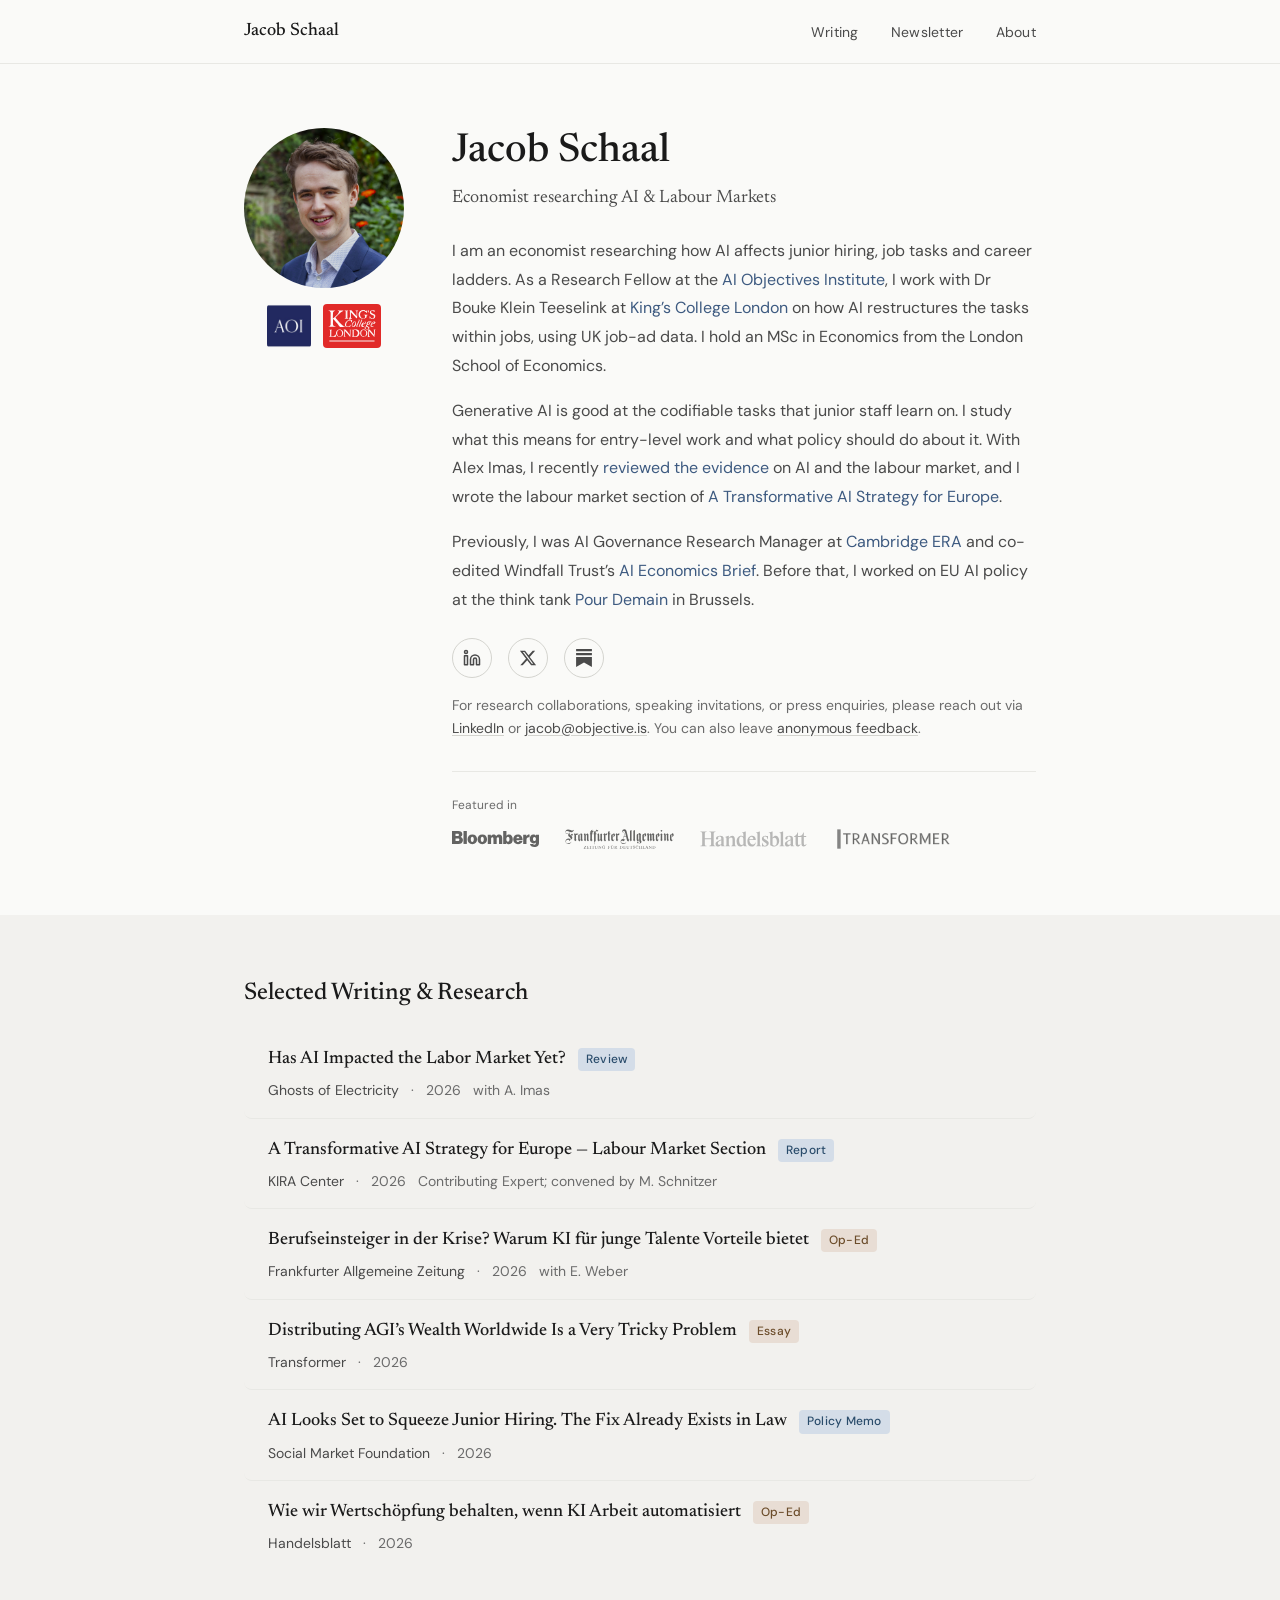
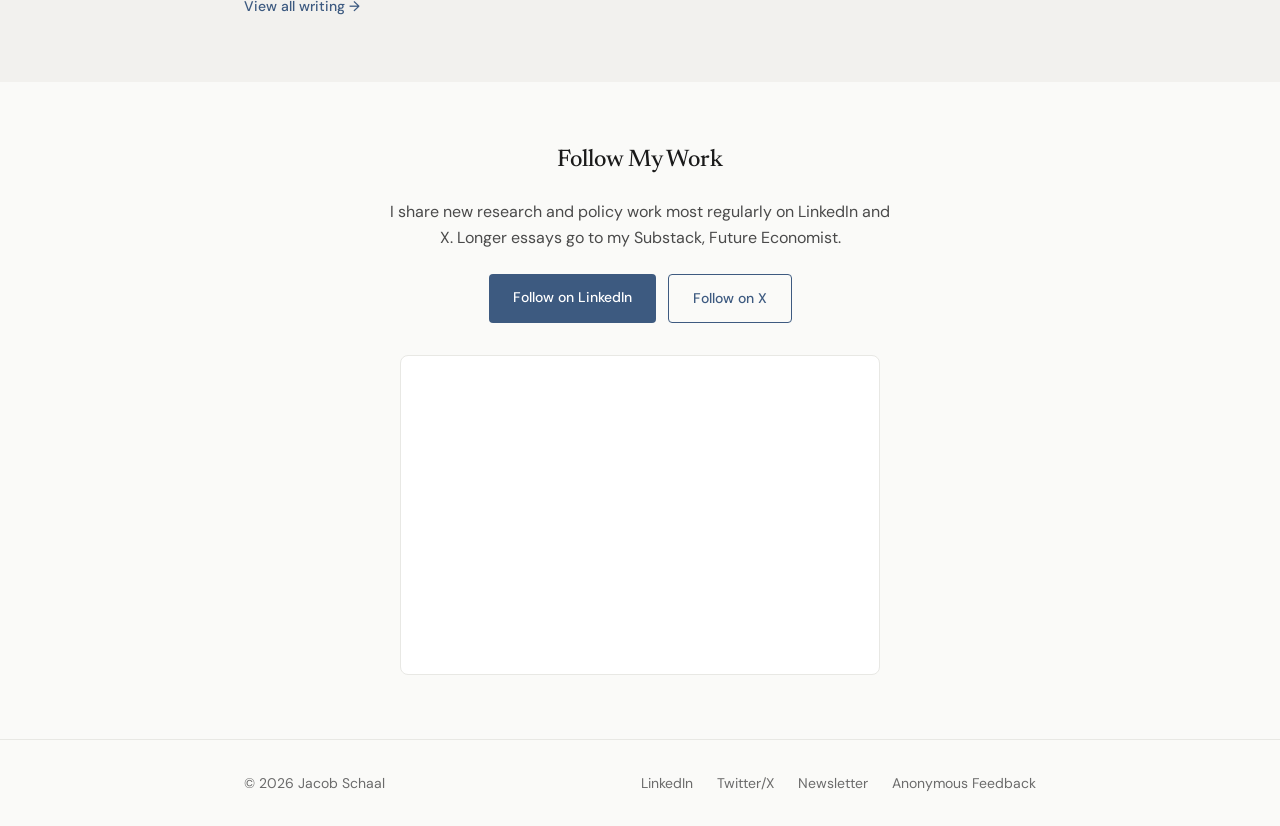
<file: index.html>
<!DOCTYPE html>
<html lang="en">
<head>
  <meta charset="UTF-8">
  <meta name="viewport" content="width=device-width, initial-scale=1.0">
  <meta name="description" content="Jacob Schaal is an economist researching how AI affects junior hiring and job tasks, at the AI Objectives Institute and King's College London.">
  <title>Jacob Schaal — Economist, AI &amp; Labour Markets</title>
  <meta property="og:type" content="profile">
  <meta property="og:title" content="Jacob Schaal — Economist, AI &amp; Labour Markets">
  <meta property="og:description" content="Researching how AI affects junior hiring and job tasks, at the AI Objectives Institute and King's College London.">
  <meta property="og:url" content="https://jacobschaal.com/">
  <meta property="og:image" content="https://jacobschaal.com/assets/photo/portrait.jpg">
  <meta name="twitter:card" content="summary">
  <meta name="twitter:site" content="@FutureEconJacob">
  <script type="application/ld+json">
  {
    "@context": "https://schema.org",
    "@type": "Person",
    "name": "Jacob Schaal",
    "url": "https://jacobschaal.com/",
    "image": "https://jacobschaal.com/assets/photo/portrait.jpg",
    "jobTitle": "Economist",
    "description": "Economist researching how AI affects junior hiring, job tasks and career ladders.",
    "affiliation": [
      { "@type": "Organization", "name": "AI Objectives Institute", "url": "https://ai.objectives.institute/" },
      { "@type": "CollegeOrUniversity", "name": "King's College London", "url": "https://www.kcl.ac.uk/" }
    ],
    "alumniOf": [
      { "@type": "CollegeOrUniversity", "name": "London School of Economics and Political Science" },
      { "@type": "CollegeOrUniversity", "name": "Ludwig-Maximilians-Universität München" }
    ],
    "knowsAbout": ["Economics of artificial intelligence", "Labour economics", "AI governance"],
    "sameAs": [
      "https://www.linkedin.com/in/jacobschaal",
      "https://x.com/FutureEconJacob",
      "https://futureecon.substack.com/"
    ]
  }
  </script>
  <link rel="stylesheet" href="css/tokens.css">
  <link rel="stylesheet" href="css/base.css">
  <link rel="stylesheet" href="css/components.css">
  <link rel="stylesheet" href="css/responsive.css">
  <link rel="canonical" href="https://jacobschaal.com/" />
</head>
<body>

  <!-- Navigation -->
  <nav class="nav" role="navigation" aria-label="Main navigation">
    <div class="container nav__inner">
      <a href="/" class="nav__logo">Jacob Schaal</a>
      <button class="nav__toggle" aria-label="Toggle menu" aria-expanded="false">
        <span class="nav__toggle-bar"></span>
        <span class="nav__toggle-bar"></span>
        <span class="nav__toggle-bar"></span>
      </button>
      <ul class="nav__links">
        <li><a href="/writing/">Writing</a></li>
        <li><a href="https://futureecon.substack.com/" target="_blank" rel="noopener">Newsletter</a></li>
        <li><a href="/about/">About</a></li>
      </ul>
    </div>
  </nav>

  <!-- Section 1: Hero -->
  <section id="hero" class="hero">
    <div class="container hero__inner">
      <div class="hero__aside">
        <div class="hero__photo">
          <img src="assets/photo/portrait.jpg" alt="Jacob Schaal">
        </div>
        <div class="hero__affiliations">
          <a href="https://ai.objectives.institute/" target="_blank" rel="noopener" title="AI Objectives Institute, Research Fellow">
            <img src="assets/logos/aoi.png" alt="AI Objectives Institute">
          </a>
          <a href="https://www.kcl.ac.uk/" target="_blank" rel="noopener" title="King's College London, Research Assistant">
            <img src="assets/logos/kcl.svg" alt="King's College London">
          </a>
        </div>
      </div>
      <div class="hero__content">
        <h1 class="hero__name">Jacob Schaal</h1>
        <p class="hero__tagline">Economist researching AI &amp; Labour Markets</p>
        <div class="hero__bio">

          <p>I am an economist researching how AI affects junior hiring, job tasks
          and career ladders. As a Research Fellow at the
          <a href="https://ai.objectives.institute/" target="_blank" rel="noopener">AI Objectives Institute</a>,
          I work with Dr Bouke Klein Teeselink at
          <a href="https://www.kcl.ac.uk/" target="_blank" rel="noopener">King&rsquo;s College London</a>
          on how AI restructures the tasks within jobs, using UK job-ad data. I hold an MSc in Economics from the London School of Economics.</p>

          <p>Generative AI is good at the codifiable tasks that junior staff learn on. I study
          what this means for entry-level work and what policy should do about it. With Alex Imas, I recently
          <a href="https://aleximas.substack.com/p/has-ai-impacted-the-labor-market" target="_blank" rel="noopener">reviewed the evidence</a>
          on AI and the labour market, and I wrote the labour market section of
          <a href="https://transformative-ai.eu/" target="_blank" rel="noopener">A Transformative AI Strategy for Europe</a>.</p>

          <p>Previously, I was AI Governance Research Manager at
          <a href="https://www.erafellowship.org/" target="_blank" rel="noopener">Cambridge ERA</a> and
          co-edited Windfall Trust&rsquo;s
          <a href="https://windfalltrust.substack.com/s/ai-economics-brief" target="_blank" rel="noopener">AI Economics Brief</a>.
          Before that, I worked on EU AI policy at the think tank
          <a href="https://www.pourdemain.ngo/en" target="_blank" rel="noopener">Pour Demain</a> in Brussels.</p>
        </div>
        <div class="hero__social">
          <a href="https://www.linkedin.com/in/jacobschaal" aria-label="LinkedIn" target="_blank" rel="noopener">
            <svg viewBox="0 0 24 24" fill="none" stroke="currentColor" stroke-width="2" stroke-linecap="round" stroke-linejoin="round"><path d="M16 8a6 6 0 0 1 6 6v7h-4v-7a2 2 0 0 0-2-2 2 2 0 0 0-2 2v7h-4v-7a6 6 0 0 1 6-6z"/><rect x="2" y="9" width="4" height="12"/><circle cx="4" cy="4" r="2"/></svg>
          </a>
          <a href="https://x.com/FutureEconJacob" aria-label="Twitter/X" target="_blank" rel="noopener">
            <svg viewBox="0 0 24 24" fill="currentColor"><path d="M18.244 2.25h3.308l-7.227 8.26 8.502 11.24H16.17l-5.214-6.817L4.99 21.75H1.68l7.73-8.835L1.254 2.25H8.08l4.713 6.231zm-1.161 17.52h1.833L7.084 4.126H5.117z"/></svg>
          </a>
          <a href="https://futureecon.substack.com/" aria-label="Substack" target="_blank" rel="noopener">
            <svg viewBox="0 0 24 24" fill="currentColor"><path d="M22.539 8.242H1.46V5.406h21.08zM1.46 10.812V24L12 18.11 22.54 24V10.812zM22.54 0H1.46v2.836h21.08z"/></svg>
          </a>
        </div>
        <p class="hero__contact">For research collaborations, speaking invitations, or press enquiries, please reach out via <a href="https://www.linkedin.com/in/jacobschaal" target="_blank" rel="noopener">LinkedIn</a> or <a href="#" class="js-email" data-name="jacob" data-domain="objective.is">jacob [at] objective [dot] is</a>. You can also leave <a href="https://admonymous.co/jacobsch" target="_blank" rel="noopener">anonymous feedback</a>.</p>
        <div class="hero__featured">
          <p class="hero__featured-label">Featured in</p>
          <div class="logo-bar logo-bar--compact">
            <a class="logo-bar__item logo-bar__item--wordmark" href="https://www.bloomberg.com/news/articles/2026-08-16/landing-your-first-job-is-getting-more-expensive-in-the-uk" aria-label="Bloomberg" target="_blank" rel="noopener">
              <img src="assets/logos/bloomberg.svg" alt="Bloomberg" onerror="this.style.display='none';this.nextElementSibling.style.display='inline-block';">
              <span class="logo-bar__text" style="display:none;">Bloomberg</span>
            </a>
            <a class="logo-bar__item logo-bar__item--script" href="https://www.faz.net/pro/digitalwirtschaft/zukunft-der-arbeit/arbeitsmarkt-deutschland-muss-auf-automatisierung-von-einstiegsstellen-reagieren-110757587.html" aria-label="Frankfurter Allgemeine Zeitung" target="_blank" rel="noopener">
              <img src="assets/logos/faz-wordmark.svg" alt="FAZ" onerror="this.style.display='none';this.nextElementSibling.style.display='inline-block';">
              <span class="logo-bar__text" style="display:none;">FAZ</span>
            </a>
            <a class="logo-bar__item logo-bar__item--wordmark" href="https://www.handelsblatt.com/meinung/gastbeitraege/gastkommentar-wie-wir-wertschoepfung-behalten-wenn-ki-arbeit-automatisiert-1/100185402.html" aria-label="Handelsblatt" target="_blank" rel="noopener">
              <img src="assets/logos/handelsblatt.svg" alt="Handelsblatt" onerror="this.style.display='none';this.nextElementSibling.style.display='inline-block';">
              <span class="logo-bar__text" style="display:none;">Handelsblatt</span>
            </a>
            <a class="logo-bar__item logo-bar__item--script" href="https://www.transformernews.ai/p/distributing-agi-wealth-worldwide-difficult" aria-label="Transformer" target="_blank" rel="noopener">
              <img src="assets/logos/transformer.png" alt="Transformer" onerror="this.style.display='none';this.nextElementSibling.style.display='inline-block';">
              <span class="logo-bar__text" style="display:none;">Transformer</span>
            </a>
          </div>
        </div>
      </div>
    </div>
  </section>

  <!-- Section 4: Selected Writing & Research -->
  <section id="writing" class="section--alt">
    <div class="container">
      <h2>Selected Writing &amp; Research</h2>
      <div class="writing-list">

        <a class="writing-item" href="https://aleximas.substack.com/p/has-ai-impacted-the-labor-market" target="_blank" rel="noopener">
          <div class="writing-item__header">
            <span class="writing-item__title">Has AI Impacted the Labor Market Yet?</span>
            <span class="tag tag--policy-analysis">Review</span>
          </div>
          <div class="writing-item__meta">
            <span class="writing-item__venue">Ghosts of Electricity</span>
            <span class="writing-item__date">&middot;</span>
            <span class="writing-item__date">2026</span>
            <span class="writing-item__coauthors">with A. Imas</span>
          </div>
        </a>

        <a class="writing-item" href="https://transformative-ai.eu/" target="_blank" rel="noopener">
          <div class="writing-item__header">
            <span class="writing-item__title">A Transformative AI Strategy for Europe &mdash; Labour Market Section</span>
            <span class="tag tag--policy-analysis">Report</span>
          </div>
          <div class="writing-item__meta">
            <span class="writing-item__venue">KIRA Center</span>
            <span class="writing-item__date">&middot;</span>
            <span class="writing-item__date">2026</span>
            <span class="writing-item__coauthors">Contributing Expert; convened by M. Schnitzer</span>
          </div>
        </a>

        <a class="writing-item" href="https://www.faz.net/aktuell/wirtschaft/kuenstliche-intelligenz/warum-junge-aerzte-und-juristen-dank-ki-ploetzlich-mehr-verantwortung-bekommen-accg-201001841.html" target="_blank" rel="noopener">
          <div class="writing-item__header">
            <span class="writing-item__title">Berufseinsteiger in der Krise? Warum KI f&uuml;r junge Talente Vorteile bietet</span>
            <span class="tag tag--op-ed">Op-Ed</span>
          </div>
          <div class="writing-item__meta">
            <span class="writing-item__venue">Frankfurter Allgemeine Zeitung</span>
            <span class="writing-item__date">&middot;</span>
            <span class="writing-item__date">2026</span>
            <span class="writing-item__coauthors">with E. Weber</span>
          </div>
        </a>

        <a class="writing-item" href="https://www.transformernews.ai/p/distributing-agi-wealth-worldwide-difficult" target="_blank" rel="noopener">
          <div class="writing-item__header">
            <span class="writing-item__title">Distributing AGI&rsquo;s Wealth Worldwide Is a Very Tricky Problem</span>
            <span class="tag tag--op-ed">Essay</span>
          </div>
          <div class="writing-item__meta">
            <span class="writing-item__venue">Transformer</span>
            <span class="writing-item__date">&middot;</span>
            <span class="writing-item__date">2026</span>
          </div>
        </a>

        <a class="writing-item" href="https://www.smf.co.uk/opinion-and-analysis/ai-looks-set-to-squeeze-junior-hiring-the-fix-already-exists-in-law/" target="_blank" rel="noopener">
          <div class="writing-item__header">
            <span class="writing-item__title">AI Looks Set to Squeeze Junior Hiring. The Fix Already Exists in Law</span>
            <span class="tag tag--policy-analysis">Policy Memo</span>
          </div>
          <div class="writing-item__meta">
            <span class="writing-item__venue">Social Market Foundation</span>
            <span class="writing-item__date">&middot;</span>
            <span class="writing-item__date">2026</span>
          </div>
        </a>

        <a class="writing-item" href="https://www.handelsblatt.com/meinung/gastbeitraege/gastkommentar-wie-wir-wertschoepfung-behalten-wenn-ki-arbeit-automatisiert-1/100185402.html" target="_blank" rel="noopener">
          <div class="writing-item__header">
            <span class="writing-item__title">Wie wir Wertsch&ouml;pfung behalten, wenn KI Arbeit automatisiert</span>
            <span class="tag tag--op-ed">Op-Ed</span>
          </div>
          <div class="writing-item__meta">
            <span class="writing-item__venue">Handelsblatt</span>
            <span class="writing-item__date">&middot;</span>
            <span class="writing-item__date">2026</span>
          </div>
        </a>

      </div>
      <a href="/writing/" class="view-all-link">View all writing &rarr;</a>
    </div>
  </section>

  <!-- Section 8: Follow -->
  <section id="newsletter">
    <div class="container newsletter__inner">
      <h2>Follow My Work</h2>
      <p class="newsletter__description">I share new research and policy work most regularly on LinkedIn and X. Longer essays go to my Substack, Future Economist.</p>
      <div class="newsletter__buttons">
        <a href="https://www.linkedin.com/in/jacobschaal" class="btn btn--primary" target="_blank" rel="noopener">Follow on LinkedIn</a>
        <a href="https://x.com/FutureEconJacob" class="btn btn--secondary" target="_blank" rel="noopener">Follow on X</a>
      </div>
      <iframe class="newsletter__embed" src="https://futureecon.substack.com/embed" title="Subscribe to Future Economist" width="480" height="320" frameborder="0" scrolling="no" loading="lazy"></iframe>
    </div>
  </section>

  <!-- Footer -->
  <footer class="footer">
    <div class="container footer__inner">
      <p class="footer__copy">&copy; 2026 Jacob Schaal</p>
      <div class="footer__links">
        <a href="https://www.linkedin.com/in/jacobschaal" aria-label="LinkedIn" target="_blank" rel="noopener">LinkedIn</a>
        <a href="https://x.com/FutureEconJacob" aria-label="Twitter/X" target="_blank" rel="noopener">Twitter/X</a>
        <a href="https://futureecon.substack.com/" aria-label="Newsletter" target="_blank" rel="noopener">Newsletter</a>
        <a href="https://admonymous.co/jacobsch" aria-label="Anonymous Feedback" target="_blank" rel="noopener">Anonymous Feedback</a>
      </div>
    </div>
  </footer>

  <script src="js/main.js"></script>
  <script>
    document.querySelectorAll('.js-email').forEach(function(el) {
      var name = el.getAttribute('data-name');
      var domain = el.getAttribute('data-domain');
      var addr = name + '@' + domain;
      el.href = 'mailto:' + addr;
      el.textContent = addr;
    });
  </script>
</body>
</html>
</file>
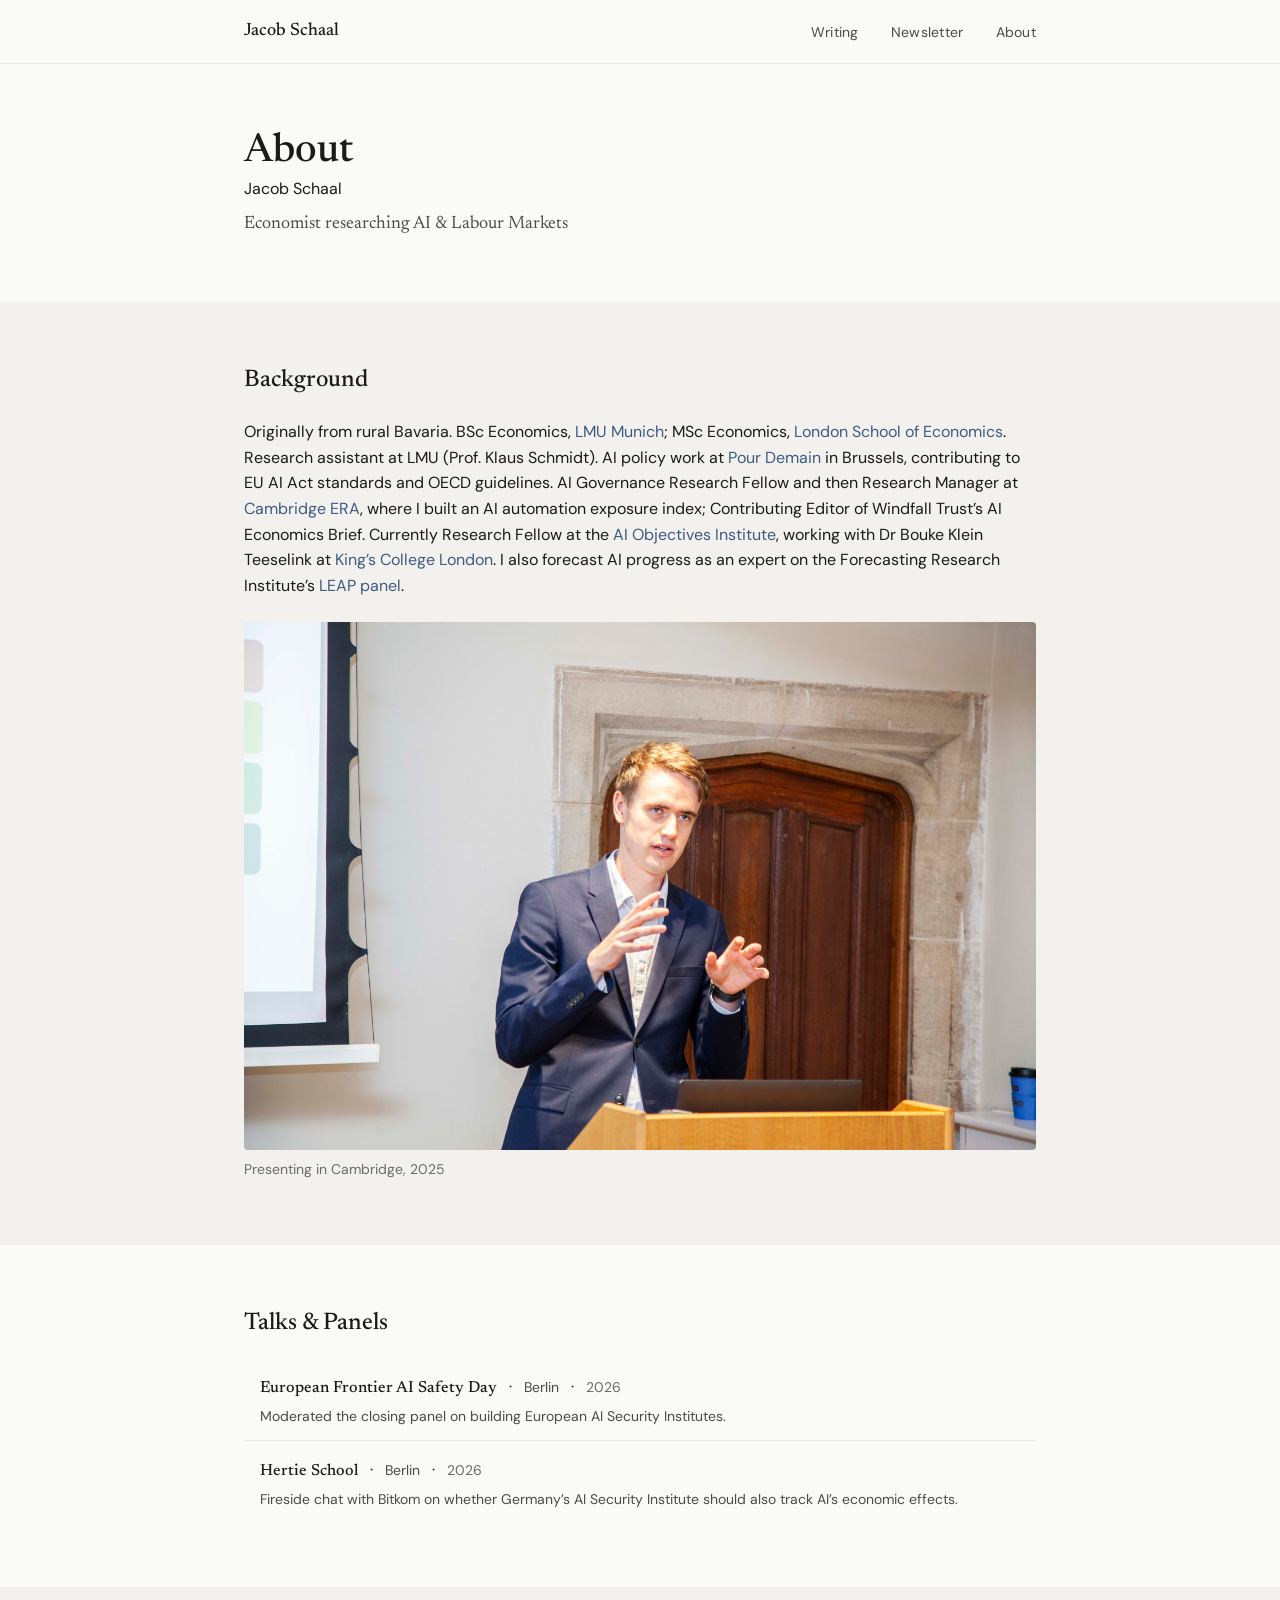
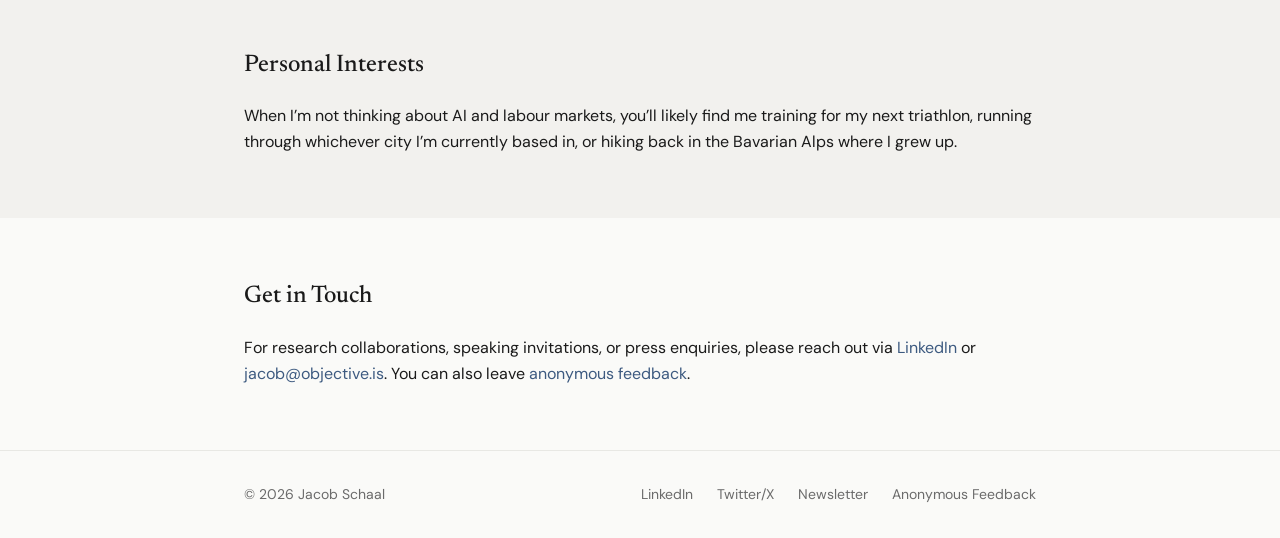
<file: about/index.html>
<!DOCTYPE html>
<html lang="en">
<head>
  <meta charset="UTF-8">
  <meta name="viewport" content="width=device-width, initial-scale=1.0">
  <meta name="description" content="About Jacob Schaal, an economist researching how AI affects junior hiring and job tasks.">
  <title>About — Jacob Schaal</title>
  <link rel="canonical" href="https://jacobschaal.com/about/" />
  <link rel="stylesheet" href="../css/tokens.css">
  <link rel="stylesheet" href="../css/base.css">
  <link rel="stylesheet" href="../css/components.css">
  <link rel="stylesheet" href="../css/responsive.css">
</head>
<body>

  <!-- Navigation -->
  <nav class="nav" role="navigation" aria-label="Main navigation">
    <div class="container nav__inner">
      <a href="/" class="nav__logo">Jacob Schaal</a>
      <button class="nav__toggle" aria-label="Toggle menu" aria-expanded="false">
        <span class="nav__toggle-bar"></span>
        <span class="nav__toggle-bar"></span>
        <span class="nav__toggle-bar"></span>
      </button>
      <ul class="nav__links">
        <li><a href="/writing/">Writing</a></li>
        <li><a href="https://futureecon.substack.com/" target="_blank" rel="noopener">Newsletter</a></li>
        <li><a href="/about/">About</a></li>
      </ul>
    </div>
  </nav>

  <!-- About Header -->
  <section class="hero">
    <div class="container">
      <h1>About</h1>
      <p class="hero__name">Jacob Schaal</p>
      <p class="hero__tagline">Economist researching AI &amp; Labour Markets</p>
    </div>
  </section>

  <!-- Background -->
  <section class="section--alt">
    <div class="container">
      <h2>Background</h2>
      <p>Originally from rural Bavaria. BSc Economics, <a href="https://www.lmu.de/en/" target="_blank">LMU Munich</a>; MSc Economics, <a href="https://www.lse.ac.uk/" target="_blank">London School of Economics</a>. Research assistant at LMU (Prof. Klaus Schmidt). AI policy work at <a href="https://www.pourdemain.ngo/" target="_blank">Pour Demain</a> in Brussels, contributing to EU AI Act standards and OECD guidelines. AI Governance Research Fellow and then Research Manager at <a href="https://www.erafellowship.org/" target="_blank">Cambridge ERA</a>, where I built an AI automation exposure index; Contributing Editor of Windfall Trust&rsquo;s AI Economics Brief. Currently Research Fellow at the <a href="https://ai.objectives.institute/" target="_blank" rel="noopener">AI Objectives Institute</a>, working with Dr Bouke Klein Teeselink at <a href="https://www.kcl.ac.uk/" target="_blank">King&rsquo;s College London</a>. I also forecast AI progress as an expert on the Forecasting Research Institute&rsquo;s <a href="https://forecastingresearch.org/" target="_blank" rel="noopener">LEAP panel</a>.</p>
      <figure>
        <img src="../assets/photo/presenting.jpg" alt="Jacob Schaal presenting research" style="max-width:100%;border-radius:4px;">
        <figcaption>Presenting in Cambridge, 2025</figcaption>
      </figure>
    </div>
  </section>

  <!-- Talks & Panels -->
  <section id="talks">
    <div class="container">
      <h2>Talks &amp; Panels</h2>
      <div class="talks-list">

        <div class="talk-item">
          <div class="talk-item__header">
            <span class="talk-item__event">European Frontier AI Safety Day</span>
            &middot;
            <span class="talk-item__location">Berlin</span>
            &middot;
            <span class="talk-item__date">2026</span>
          </div>
          <p class="talk-item__description">Moderated the closing panel on building European AI Security Institutes.</p>
        </div>

        <div class="talk-item">
          <div class="talk-item__header">
            <span class="talk-item__event">Hertie School</span>
            &middot;
            <span class="talk-item__location">Berlin</span>
            &middot;
            <span class="talk-item__date">2026</span>
          </div>
          <p class="talk-item__description">Fireside chat with Bitkom on whether Germany&rsquo;s AI Security Institute should also track AI&rsquo;s economic effects.</p>
        </div>

      </div>
    </div>
  </section>

  <!-- Personal Interests -->
  <section class="section--alt">
    <div class="container">
      <h2>Personal Interests</h2>
      <p>When I&rsquo;m not thinking about AI and labour markets, you&rsquo;ll likely find me training for my next triathlon, running through whichever city I&rsquo;m currently based in, or hiking back in the Bavarian Alps where I grew up.</p>
    </div>
  </section>

  <!-- Get in Touch -->
  <section>
    <div class="container">
      <h2>Get in Touch</h2>
      <p>For research collaborations, speaking invitations, or press enquiries, please reach out via <a href="https://www.linkedin.com/in/jacobschaal" target="_blank" rel="noopener">LinkedIn</a> or <a href="#" class="js-email" data-name="jacob" data-domain="objective.is">jacob [at] objective [dot] is</a>. You can also leave <a href="https://admonymous.co/jacobsch" target="_blank" rel="noopener">anonymous feedback</a>.</p>
    </div>
  </section>

  <!-- Footer -->
  <footer class="footer">
    <div class="container footer__inner">
      <p class="footer__copy">&copy; 2026 Jacob Schaal</p>
      <div class="footer__links">
        <a href="https://www.linkedin.com/in/jacobschaal" aria-label="LinkedIn" target="_blank" rel="noopener">LinkedIn</a>
        <a href="https://x.com/FutureEconJacob" aria-label="Twitter/X" target="_blank" rel="noopener">Twitter/X</a>
        <a href="https://futureecon.substack.com/" aria-label="Newsletter" target="_blank" rel="noopener">Newsletter</a>
        <a href="https://admonymous.co/jacobsch" aria-label="Anonymous Feedback" target="_blank" rel="noopener">Anonymous Feedback</a>
      </div>
    </div>
  </footer>

  <script src="../js/main.js"></script>
  <script>
    document.querySelectorAll('.js-email').forEach(function(el) {
      var name = el.getAttribute('data-name');
      var domain = el.getAttribute('data-domain');
      var addr = name + '@' + domain;
      el.href = 'mailto:' + addr;
      el.textContent = addr;
    });
  </script>
</body>
</html>
</file>
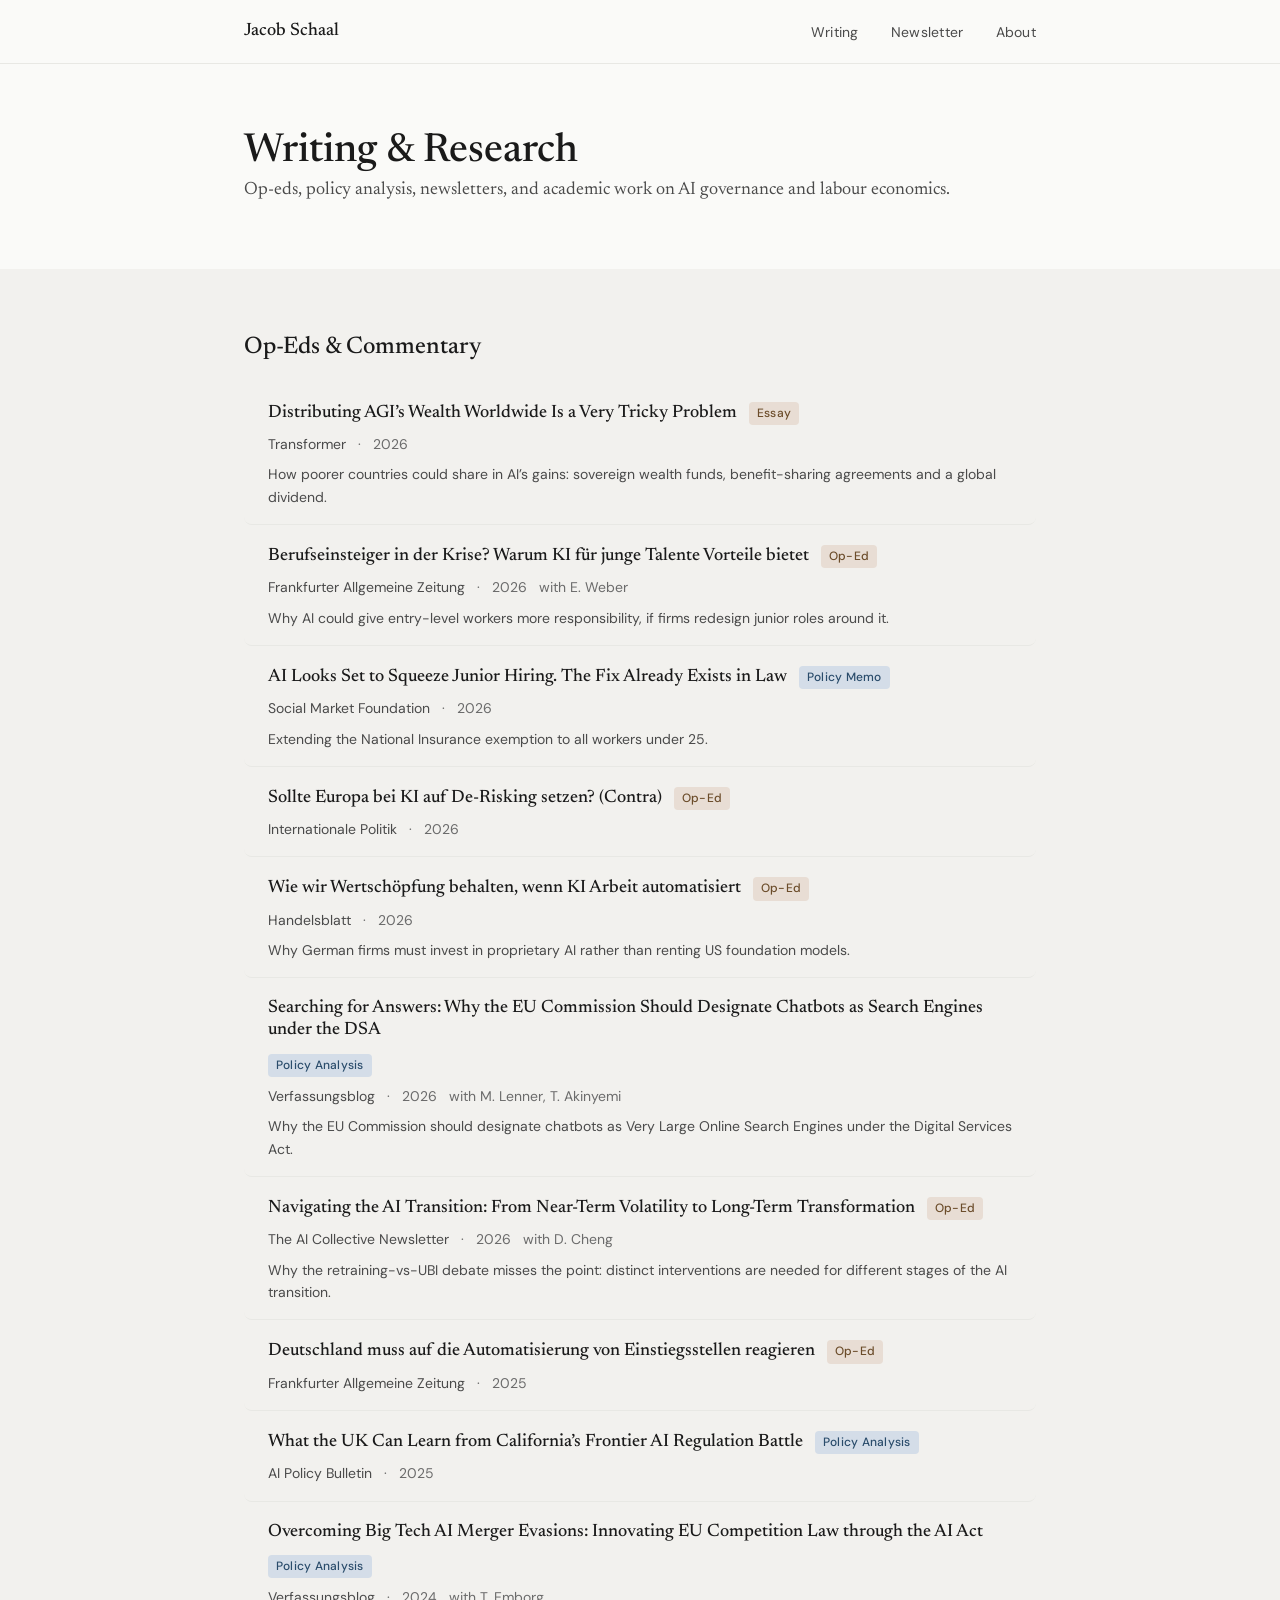
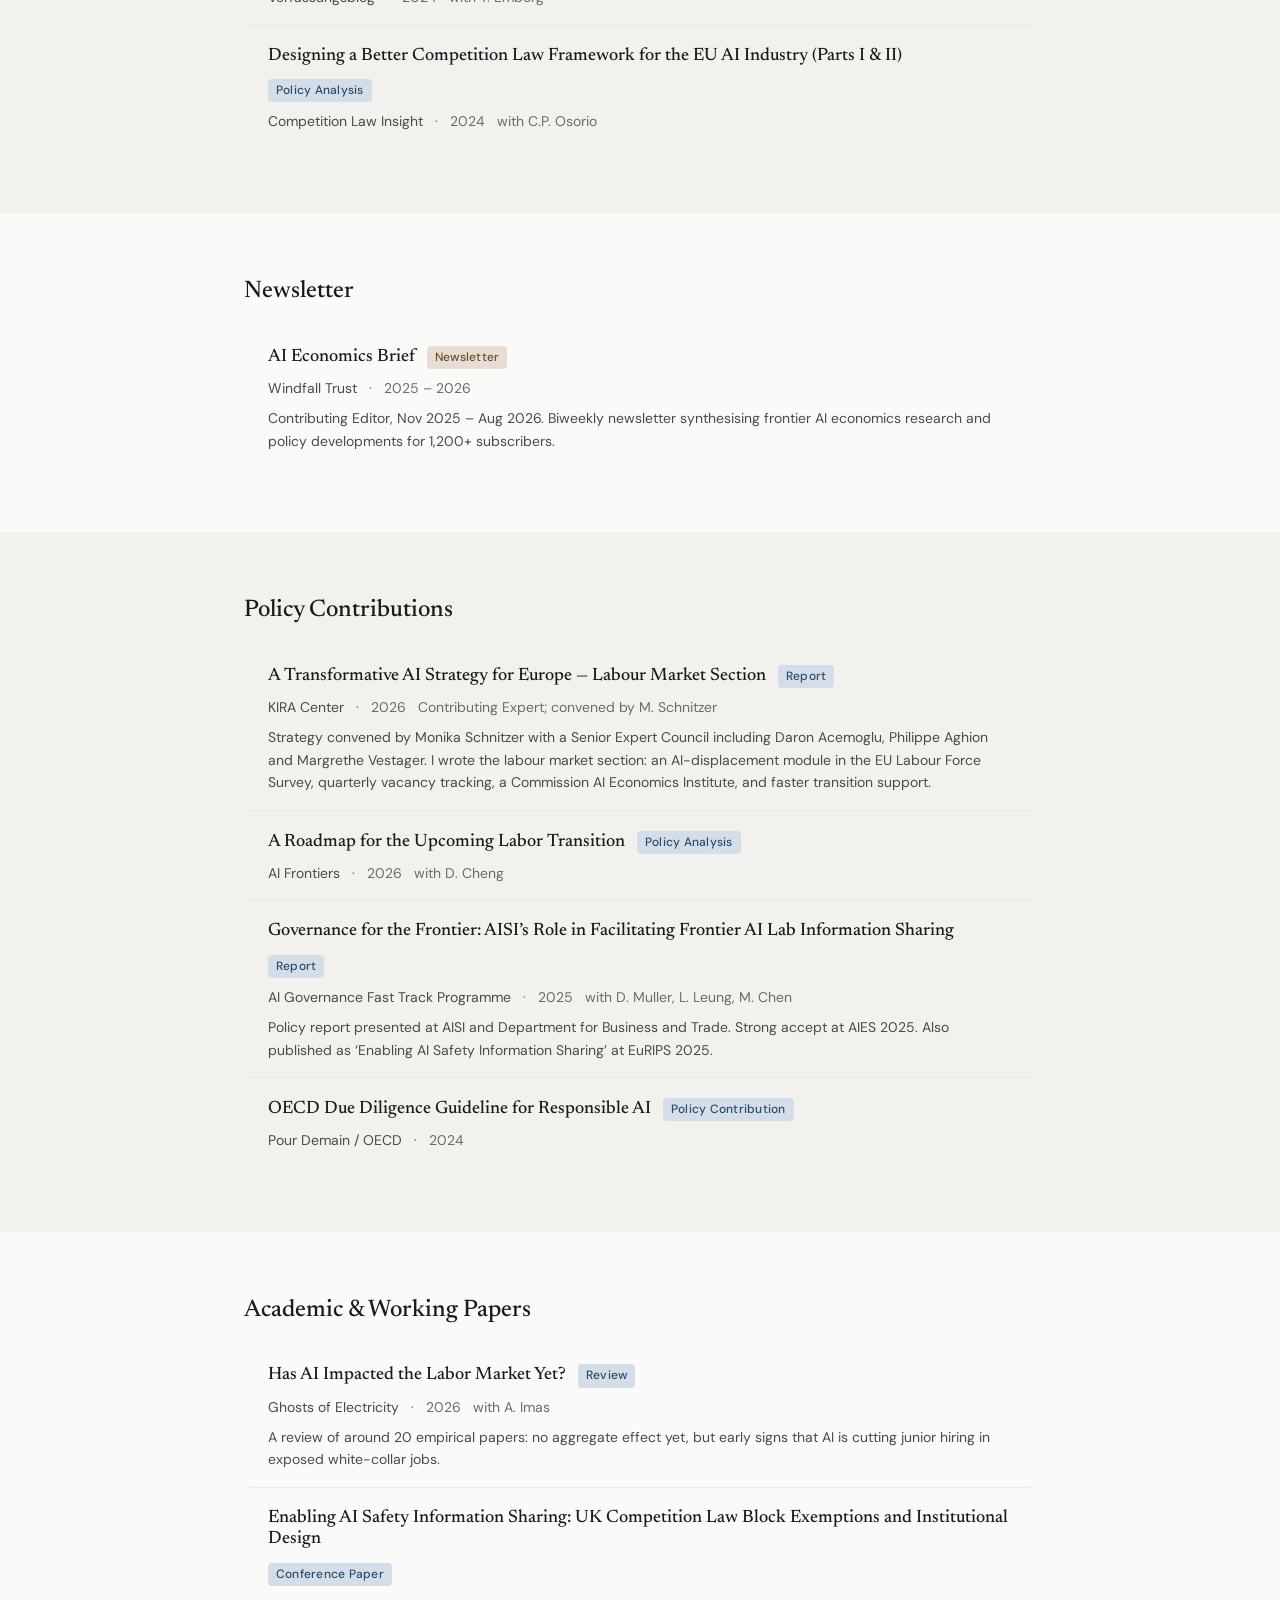
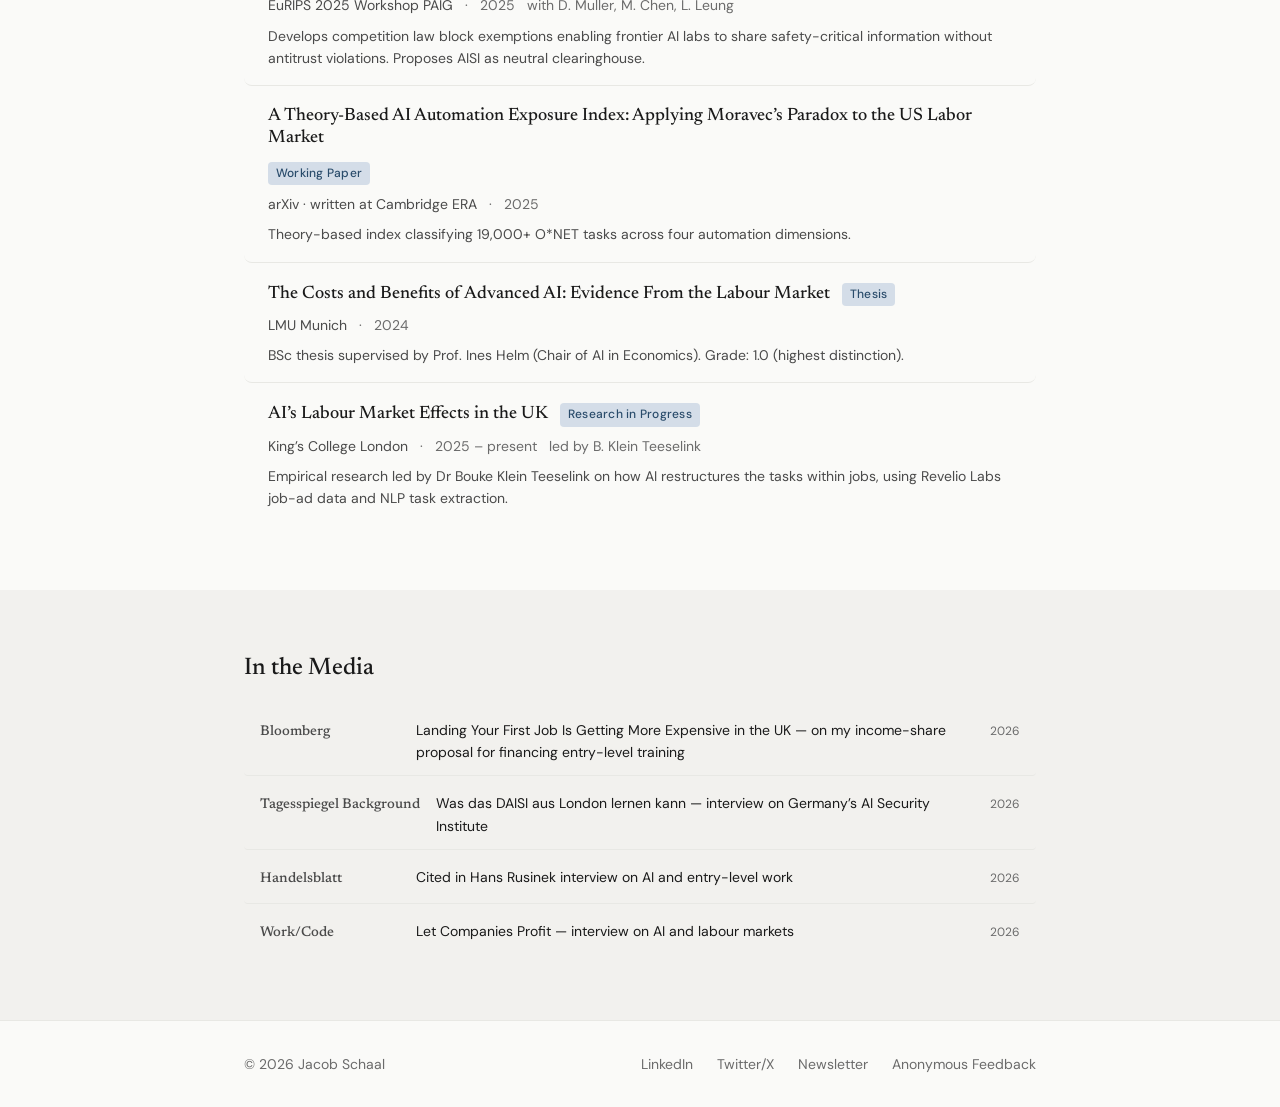
<file: writing/index.html>
<!DOCTYPE html>
<html lang="en">
<head>
  <meta charset="UTF-8">
  <meta name="viewport" content="width=device-width, initial-scale=1.0">
  <meta name="description" content="Writing & Research — Jacob Schaal. Op-eds, policy analysis, newsletters, and academic work on AI governance and labour economics.">
  <title>Writing &amp; Research — Jacob Schaal</title>
  <link rel="canonical" href="https://jacobschaal.com/writing/" />
  <link rel="stylesheet" href="../css/tokens.css">
  <link rel="stylesheet" href="../css/base.css">
  <link rel="stylesheet" href="../css/components.css">
  <link rel="stylesheet" href="../css/responsive.css">
</head>
<body>

  <!-- Navigation -->
  <nav class="nav" role="navigation" aria-label="Main navigation">
    <div class="container nav__inner">
      <a href="/" class="nav__logo">Jacob Schaal</a>
      <button class="nav__toggle" aria-label="Toggle menu" aria-expanded="false">
        <span class="nav__toggle-bar"></span>
        <span class="nav__toggle-bar"></span>
        <span class="nav__toggle-bar"></span>
      </button>
      <ul class="nav__links">
        <li><a href="/writing/">Writing</a></li>
        <li><a href="https://futureecon.substack.com/" target="_blank" rel="noopener">Newsletter</a></li>
        <li><a href="/about/">About</a></li>
      </ul>
    </div>
  </nav>

  <!-- Writing Header -->
  <section class="hero">
    <div class="container">
      <h1>Writing &amp; Research</h1>
      <p class="hero__tagline">Op-eds, policy analysis, newsletters, and academic work on AI governance and labour economics.</p>
    </div>
  </section>

  <!-- Op-Eds & Commentary -->
  <section class="section--alt">
    <div class="container">
      <h2>Op-Eds &amp; Commentary</h2>
      <div class="writing-list">

        <a class="writing-item" href="https://www.transformernews.ai/p/distributing-agi-wealth-worldwide-difficult" target="_blank" rel="noopener">
          <div class="writing-item__header">
            <span class="writing-item__title">Distributing AGI&rsquo;s Wealth Worldwide Is a Very Tricky Problem</span>
            <span class="tag tag--op-ed">Essay</span>
          </div>
          <div class="writing-item__meta">
            <span class="writing-item__venue">Transformer</span>
            <span class="writing-item__date">&middot;</span>
            <span class="writing-item__date">2026</span>
          </div>
          <p class="writing-item__description">How poorer countries could share in AI&rsquo;s gains: sovereign wealth funds, benefit-sharing agreements and a global dividend.</p>
        </a>

        <a class="writing-item" href="https://www.faz.net/aktuell/wirtschaft/kuenstliche-intelligenz/warum-junge-aerzte-und-juristen-dank-ki-ploetzlich-mehr-verantwortung-bekommen-accg-201001841.html" target="_blank" rel="noopener">
          <div class="writing-item__header">
            <span class="writing-item__title">Berufseinsteiger in der Krise? Warum KI f&uuml;r junge Talente Vorteile bietet</span>
            <span class="tag tag--op-ed">Op-Ed</span>
          </div>
          <div class="writing-item__meta">
            <span class="writing-item__venue">Frankfurter Allgemeine Zeitung</span>
            <span class="writing-item__date">&middot;</span>
            <span class="writing-item__date">2026</span>
            <span class="writing-item__coauthors">with E. Weber</span>
          </div>
          <p class="writing-item__description">Why AI could give entry-level workers more responsibility, if firms redesign junior roles around it.</p>
        </a>

        <a class="writing-item" href="https://www.smf.co.uk/opinion-and-analysis/ai-looks-set-to-squeeze-junior-hiring-the-fix-already-exists-in-law/" target="_blank" rel="noopener">
          <div class="writing-item__header">
            <span class="writing-item__title">AI Looks Set to Squeeze Junior Hiring. The Fix Already Exists in Law</span>
            <span class="tag tag--policy-analysis">Policy Memo</span>
          </div>
          <div class="writing-item__meta">
            <span class="writing-item__venue">Social Market Foundation</span>
            <span class="writing-item__date">&middot;</span>
            <span class="writing-item__date">2026</span>
          </div>
          <p class="writing-item__description">Extending the National Insurance exemption to all workers under 25.</p>
        </a>

        <a class="writing-item" href="https://internationalepolitik.de/de/sollte-europa-bei-ki-auf-de-risking-setzen" target="_blank" rel="noopener">
          <div class="writing-item__header">
            <span class="writing-item__title">Sollte Europa bei KI auf De-Risking setzen? (Contra)</span>
            <span class="tag tag--op-ed">Op-Ed</span>
          </div>
          <div class="writing-item__meta">
            <span class="writing-item__venue">Internationale Politik</span>
            <span class="writing-item__date">&middot;</span>
            <span class="writing-item__date">2026</span>
          </div>
        </a>

        <a class="writing-item" href="https://www.handelsblatt.com/meinung/gastbeitraege/gastkommentar-wie-wir-wertschoepfung-behalten-wenn-ki-arbeit-automatisiert-1/100185402.html" target="_blank" rel="noopener">
          <div class="writing-item__header">
            <span class="writing-item__title">Wie wir Wertsch&ouml;pfung behalten, wenn KI Arbeit automatisiert</span>
            <span class="tag tag--op-ed">Op-Ed</span>
          </div>
          <div class="writing-item__meta">
            <span class="writing-item__venue">Handelsblatt</span>
            <span class="writing-item__date">&middot;</span>
            <span class="writing-item__date">2026</span>
          </div>
          <p class="writing-item__description">Why German firms must invest in proprietary AI rather than renting US foundation models.</p>
        </a>

        <a class="writing-item" href="https://verfassungsblog.de/searching-for-answers/" target="_blank" rel="noopener">
          <div class="writing-item__header">
            <span class="writing-item__title">Searching for Answers: Why the EU Commission Should Designate Chatbots as Search Engines under the DSA</span>
            <span class="tag tag--policy-analysis">Policy Analysis</span>
          </div>
          <div class="writing-item__meta">
            <span class="writing-item__venue">Verfassungsblog</span>
            <span class="writing-item__date">&middot;</span>
            <span class="writing-item__date">2026</span>
            <span class="writing-item__coauthors">with M. Lenner, T. Akinyemi</span>
          </div>
          <p class="writing-item__description">Why the EU Commission should designate chatbots as Very Large Online Search Engines under the Digital Services Act.</p>
        </a>

        <a class="writing-item" href="https://open.substack.com/pub/aicollective/p/the-byte-the-roadmap-for-an-ai-economic?utm_campaign=post-expanded-share&utm_medium=web" target="_blank" rel="noopener">
          <div class="writing-item__header">
            <span class="writing-item__title">Navigating the AI Transition: From Near-Term Volatility to Long-Term Transformation</span>
            <span class="tag tag--op-ed">Op-Ed</span>
          </div>
          <div class="writing-item__meta">
            <span class="writing-item__venue">The AI Collective Newsletter</span>
            <span class="writing-item__date">&middot;</span>
            <span class="writing-item__date">2026</span>
            <span class="writing-item__coauthors">with D. Cheng</span>
          </div>
  <p class="writing-item__description">Why the retraining-vs-UBI debate misses the point: distinct interventions are needed for different stages of the AI transition.</p>
</a>

        <a class="writing-item" href="https://www.faz.net/pro/digitalwirtschaft/zukunft-der-arbeit/arbeitsmarkt-deutschland-muss-auf-automatisierung-von-einstiegsstellen-reagieren-110757587.html" target="_blank" rel="noopener">
          <div class="writing-item__header">
            <span class="writing-item__title">Deutschland muss auf die Automatisierung von Einstiegsstellen reagieren</span>
            <span class="tag tag--op-ed">Op-Ed</span>
          </div>
          <div class="writing-item__meta">
            <span class="writing-item__venue">Frankfurter Allgemeine Zeitung</span>
            <span class="writing-item__date">&middot;</span>
            <span class="writing-item__date">2025</span>
          </div>
        </a>

        <a class="writing-item" href="https://www.aipolicybulletin.org/articles/what-the-uk-can-learn-from-californias-frontier-ai-regulation-battle" target="_blank" rel="noopener">
          <div class="writing-item__header">
            <span class="writing-item__title">What the UK Can Learn from California&rsquo;s Frontier AI Regulation Battle</span>
            <span class="tag tag--policy-analysis">Policy Analysis</span>
          </div>
          <div class="writing-item__meta">
            <span class="writing-item__venue">AI Policy Bulletin</span>
            <span class="writing-item__date">&middot;</span>
            <span class="writing-item__date">2025</span>
          </div>
        </a>

        <a class="writing-item" href="https://verfassungsblog.de/overcoming-big-tech-ai-merger-evasions-innovating-eu-competition-law-through-the-ai-act/" target="_blank" rel="noopener">
          <div class="writing-item__header">
            <span class="writing-item__title">Overcoming Big Tech AI Merger Evasions: Innovating EU Competition Law through the AI Act</span>
            <span class="tag tag--policy-analysis">Policy Analysis</span>
          </div>
          <div class="writing-item__meta">
            <span class="writing-item__venue">Verfassungsblog</span>
            <span class="writing-item__date">&middot;</span>
            <span class="writing-item__date">2024</span>
            <span class="writing-item__coauthors">with T. Emborg</span>
          </div>
        </a>

        <a class="writing-item" href="https://www.competitionlawinsight.com/regulatory/designing-a-better-competition-law-framework-for-the-eu-ai-industry-158212.htm" target="_blank" rel="noopener">
          <div class="writing-item__header">
            <span class="writing-item__title">Designing a Better Competition Law Framework for the EU AI Industry (Parts I &amp; II)</span>
            <span class="tag tag--policy-analysis">Policy Analysis</span>
          </div>
          <div class="writing-item__meta">
            <span class="writing-item__venue">Competition Law Insight</span>
            <span class="writing-item__date">&middot;</span>
            <span class="writing-item__date">2024</span>
            <span class="writing-item__coauthors">with C.P. Osorio</span>
          </div>
        </a>

      </div>
    </div>
  </section>

  <!-- Newsletter -->
  <section>
    <div class="container">
      <h2>Newsletter</h2>
      <div class="writing-list">

        <a class="writing-item" href="https://windfalltrust.substack.com/s/ai-economics-brief" target="_blank" rel="noopener">
          <div class="writing-item__header">
            <span class="writing-item__title">AI Economics Brief</span>
            <span class="tag tag--op-ed">Newsletter</span>
          </div>
          <div class="writing-item__meta">
            <span class="writing-item__venue">Windfall Trust</span>
            <span class="writing-item__date">&middot;</span>
            <span class="writing-item__date">2025 &ndash; 2026</span>
          </div>
          <p class="writing-item__description">Contributing Editor, Nov 2025 &ndash; Aug 2026. Biweekly newsletter synthesising frontier AI economics research and policy developments for 1,200+ subscribers.</p>
        </a>

      </div>
    </div>
  </section>

  <!-- Policy Contributions -->
  <section class="section--alt">
    <div class="container">
      <h2>Policy Contributions</h2>
      <div class="writing-list">

        <a class="writing-item" href="https://transformative-ai.eu/" target="_blank" rel="noopener">
          <div class="writing-item__header">
            <span class="writing-item__title">A Transformative AI Strategy for Europe &mdash; Labour Market Section</span>
            <span class="tag tag--policy-analysis">Report</span>
          </div>
          <div class="writing-item__meta">
            <span class="writing-item__venue">KIRA Center</span>
            <span class="writing-item__date">&middot;</span>
            <span class="writing-item__date">2026</span>
            <span class="writing-item__coauthors">Contributing Expert; convened by M. Schnitzer</span>
          </div>
          <p class="writing-item__description">Strategy convened by Monika Schnitzer with a Senior Expert Council including Daron Acemoglu, Philippe Aghion and Margrethe Vestager. I wrote the labour market section: an AI-displacement module in the EU Labour Force Survey, quarterly vacancy tracking, a Commission AI Economics Institute, and faster transition support.</p>
        </a>

        <a class="writing-item" href="https://ai-frontiers.org/articles/a-roadmap-for-the-upcoming-labor-transition" target="_blank" rel="noopener">
          <div class="writing-item__header">
            <span class="writing-item__title">A Roadmap for the Upcoming Labor Transition</span>
            <span class="tag tag--policy-analysis">Policy Analysis</span>
          </div>
          <div class="writing-item__meta">
            <span class="writing-item__venue">AI Frontiers</span>
            <span class="writing-item__date">&middot;</span>
            <span class="writing-item__date">2026</span>
            <span class="writing-item__coauthors">with D. Cheng</span>
          </div>
        </a>

        <div class="writing-item">
          <div class="writing-item__header">
            <span class="writing-item__title">Governance for the Frontier: AISI&rsquo;s Role in Facilitating Frontier AI Lab Information Sharing</span>
            <span class="tag tag--policy-analysis">Report</span>
          </div>
          <div class="writing-item__meta">
            <span class="writing-item__venue">AI Governance Fast Track Programme</span>
            <span class="writing-item__date">&middot;</span>
            <span class="writing-item__date">2025</span>
            <span class="writing-item__coauthors">with D. Muller, L. Leung, M. Chen</span>
          </div>
          <p class="writing-item__description">Policy report presented at AISI and Department for Business and Trade. Strong accept at AIES 2025. Also published as &lsquo;Enabling AI Safety Information Sharing&rsquo; at EuRIPS 2025.</p>
        </div>

        <div class="writing-item">
          <div class="writing-item__header">
            <span class="writing-item__title">OECD Due Diligence Guideline for Responsible AI</span>
            <span class="tag tag--policy-analysis">Policy Contribution</span>
          </div>
          <div class="writing-item__meta">
            <span class="writing-item__venue">Pour Demain / OECD</span>
            <span class="writing-item__date">&middot;</span>
            <span class="writing-item__date">2024</span>
          </div>
        </div>

      </div>
    </div>
  </section>

  <!-- Academic & Working Papers -->
  <section>
    <div class="container">
      <h2>Academic &amp; Working Papers</h2>
      <div class="writing-list">

        <a class="writing-item" href="https://aleximas.substack.com/p/has-ai-impacted-the-labor-market" target="_blank" rel="noopener">
          <div class="writing-item__header">
            <span class="writing-item__title">Has AI Impacted the Labor Market Yet?</span>
            <span class="tag tag--policy-analysis">Review</span>
          </div>
          <div class="writing-item__meta">
            <span class="writing-item__venue">Ghosts of Electricity</span>
            <span class="writing-item__date">&middot;</span>
            <span class="writing-item__date">2026</span>
            <span class="writing-item__coauthors">with A. Imas</span>
          </div>
          <p class="writing-item__description">A review of around 20 empirical papers: no aggregate effect yet, but early signs that AI is cutting junior hiring in exposed white-collar jobs.</p>
        </a>

        <div class="writing-item">
          <div class="writing-item__header">
            <span class="writing-item__title">Enabling AI Safety Information Sharing: UK Competition Law Block Exemptions and Institutional Design</span>
            <span class="tag tag--policy-analysis">Conference Paper</span>
          </div>
          <div class="writing-item__meta">
            <span class="writing-item__venue">EuRIPS 2025 Workshop PAIG</span>
            <span class="writing-item__date">&middot;</span>
            <span class="writing-item__date">2025</span>
            <span class="writing-item__coauthors">with D. Muller, M. Chen, L. Leung</span>
          </div>
          <p class="writing-item__description">Develops competition law block exemptions enabling frontier AI labs to share safety-critical information without antitrust violations. Proposes AISI as neutral clearinghouse.</p>
        </div>

        <a class="writing-item" href="https://arxiv.org/abs/2510.13369" target="_blank" rel="noopener">
          <div class="writing-item__header">
            <span class="writing-item__title">A Theory-Based AI Automation Exposure Index: Applying Moravec&rsquo;s Paradox to the US Labor Market</span>
            <span class="tag tag--policy-analysis">Working Paper</span>
          </div>
          <div class="writing-item__meta">
            <span class="writing-item__venue">arXiv &middot; written at Cambridge ERA</span>
            <span class="writing-item__date">&middot;</span>
            <span class="writing-item__date">2025</span>
          </div>
          <p class="writing-item__description">Theory-based index classifying 19,000+ O*NET tasks across four automation dimensions.</p>
        </a>

        <div class="writing-item">
          <div class="writing-item__header">
            <span class="writing-item__title">The Costs and Benefits of Advanced AI: Evidence From the Labour Market</span>
            <span class="tag tag--policy-analysis">Thesis</span>
          </div>
          <div class="writing-item__meta">
            <span class="writing-item__venue">LMU Munich</span>
            <span class="writing-item__date">&middot;</span>
            <span class="writing-item__date">2024</span>
          </div>
          <p class="writing-item__description">BSc thesis supervised by Prof. Ines Helm (Chair of AI in Economics). Grade: 1.0 (highest distinction).</p>
        </div>

        <div class="writing-item">
          <div class="writing-item__header">
            <span class="writing-item__title">AI&rsquo;s Labour Market Effects in the UK</span>
            <span class="tag tag--policy-analysis">Research in Progress</span>
          </div>
          <div class="writing-item__meta">
            <span class="writing-item__venue">King&rsquo;s College London</span>
            <span class="writing-item__date">&middot;</span>
            <span class="writing-item__date">2025 &ndash; present</span>
            <span class="writing-item__coauthors">led by B. Klein Teeselink</span>
          </div>
          <p class="writing-item__description">Empirical research led by Dr Bouke Klein Teeselink on how AI restructures the tasks within jobs, using Revelio Labs job-ad data and NLP task extraction.</p>
        </div>

      </div>
    </div>
  </section>

  <!-- In the Media -->
  <section id="media" class="section--alt">
    <div class="container">
      <h2>In the Media</h2>
      <div class="media-list">

        <a class="media-item" href="https://www.bloomberg.com/news/articles/2026-08-16/landing-your-first-job-is-getting-more-expensive-in-the-uk" target="_blank" rel="noopener">
          <span class="media-item__outlet">Bloomberg</span>
          <span class="media-item__headline">Landing Your First Job Is Getting More Expensive in the UK &mdash; on my income-share proposal for financing entry-level training</span>
          <span class="media-item__date">2026</span>
        </a>

        <a class="media-item" href="https://background.tagesspiegel.de/digitalisierung-und-ki/briefing/was-das-daisi-aus-london-lernen-kann" target="_blank" rel="noopener">
          <span class="media-item__outlet">Tagesspiegel Background</span>
          <span class="media-item__headline">Was das DAISI aus London lernen kann &mdash; interview on Germany&rsquo;s AI Security Institute</span>
          <span class="media-item__date">2026</span>
        </a>

        <a class="media-item" href="https://www.handelsblatt.com/unternehmen/management/karriere-derzeit-tappen-viele-organisationen-in-die-effizienzfalle/100207232.html" target="_blank" rel="noopener">
          <span class="media-item__outlet">Handelsblatt</span>
          <span class="media-item__headline">Cited in Hans Rusinek interview on AI and entry-level work</span>
          <span class="media-item__date">2026</span>
        </a>

        <a class="media-item" href="https://workcode.substack.com/p/jacob-schaal-let-companies-profit" target="_blank" rel="noopener">
          <span class="media-item__outlet">Work/Code</span>
          <span class="media-item__headline">Let Companies Profit &mdash; interview on AI and labour markets</span>
          <span class="media-item__date">2026</span>
        </a>

      </div>
    </div>
  </section>

  <!-- Footer -->
  <footer class="footer">
    <div class="container footer__inner">
      <p class="footer__copy">&copy; 2026 Jacob Schaal</p>
      <div class="footer__links">
        <a href="https://www.linkedin.com/in/jacobschaal" aria-label="LinkedIn" target="_blank" rel="noopener">LinkedIn</a>
        <a href="https://x.com/FutureEconJacob" aria-label="Twitter/X" target="_blank" rel="noopener">Twitter/X</a>
        <a href="https://futureecon.substack.com/" aria-label="Newsletter" target="_blank" rel="noopener">Newsletter</a>
        <a href="https://admonymous.co/jacobsch" aria-label="Anonymous Feedback" target="_blank" rel="noopener">Anonymous Feedback</a>
      </div>
    </div>
  </footer>

  <script src="../js/main.js"></script>
</body>
</html>
</file>
<file: css/tokens.css>
:root {
  /* Colours */
  --bg-primary: #FAFAF8;
  --bg-section-alt: #F2F1EE;
  --bg-card: #FFFFFF;
  --text-primary: #1a1a1a;
  --text-secondary: #4a4a4a;
  --text-muted: #6b6b6b;
  --accent: #3d5a80;
  --accent-hover: #2c4460;
  --border: #d4d4cf;
  --border-light: #e8e8e4;

  /* Tag colours */
  --tag-op-ed: #e8ddd4;
  --tag-op-ed-text: #6b4c2a;
  --tag-policy: #d4dde8;
  --tag-policy-text: #2a4c6b;
  --tag-working-paper: #e0e0dc;
  --tag-working-paper-text: #4a4a4a;
  --tag-newsletter: #d4e8db;
  --tag-newsletter-text: #2a6b3d;
  --tag-thesis: #e0d4e8;
  --tag-thesis-text: #4c2a6b;
  --tag-report: #d4e2e8;
  --tag-report-text: #2a5a6b;

  /* Typography */
  --font-heading: 'Newsreader', Georgia, 'Times New Roman', serif;
  --font-body: 'DM Sans', -apple-system, BlinkMacSystemFont, 'Segoe UI', sans-serif;
  --font-mono: 'JetBrains Mono', 'Fira Code', monospace;

  --fs-xs: 0.75rem;
  --fs-sm: 0.875rem;
  --fs-base: 1rem;
  --fs-lg: 1.125rem;
  --fs-xl: 1.25rem;
  --fs-2xl: 1.5rem;
  --fs-3xl: 2rem;
  --fs-4xl: 2.5rem;

  --lh-tight: 1.2;
  --lh-normal: 1.6;
  --lh-relaxed: 1.8;

  --fw-normal: 400;
  --fw-medium: 500;
  --fw-semibold: 600;

  /* Spacing */
  --sp-1: 0.25rem;
  --sp-2: 0.5rem;
  --sp-3: 0.75rem;
  --sp-4: 1rem;
  --sp-6: 1.5rem;
  --sp-8: 2rem;
  --sp-12: 3rem;
  --sp-16: 4rem;
  --sp-24: 6rem;

  /* Layout */
  --container-max: 840px;
  --container-wide: 960px;
  --nav-height: 64px;

  /* Transitions */
  --transition-fast: 0.15s ease;
  --transition-base: 0.3s ease;

  /* Borders */
  --radius-sm: 4px;
  --radius-md: 8px;
  --radius-lg: 12px;
  --radius-full: 50%;
}
</file>
<file: css/base.css>
@import url('https://fonts.googleapis.com/css2?family=DM+Sans:ital,wght@0,400;0,500;0,600;1,400&family=Newsreader:ital,wght@0,400;0,500;0,600;1,400&display=swap');

/* Reset */
*,
*::before,
*::after {
  margin: 0;
  padding: 0;
  box-sizing: border-box;
}

html {
  scroll-behavior: smooth;
  -webkit-text-size-adjust: 100%;
}

body {
  font-family: var(--font-body);
  font-size: var(--fs-base);
  line-height: var(--lh-normal);
  color: var(--text-primary);
  background-color: var(--bg-primary);
  -webkit-font-smoothing: antialiased;
  -moz-osx-font-smoothing: grayscale;
}

img, svg {
  display: block;
  max-width: 100%;
}

a {
  color: var(--accent);
  text-decoration: none;
  transition: color var(--transition-fast);
}

a:hover {
  color: var(--accent-hover);
}

ul, ol {
  list-style: none;
}

button {
  font-family: inherit;
  cursor: pointer;
  border: none;
  background: none;
}

/* Typography */
h1, h2, h3, h4 {
  font-family: var(--font-heading);
  font-weight: var(--fw-medium);
  line-height: var(--lh-tight);
  color: var(--text-primary);
}

h1 {
  font-size: var(--fs-4xl);
}

h2 {
  font-size: var(--fs-2xl);
  margin-bottom: var(--sp-6);
}

h3 {
  font-size: var(--fs-xl);
  margin-bottom: var(--sp-3);
}

p {
  margin-bottom: var(--sp-4);
}

p:last-child {
  margin-bottom: 0;
}

strong {
  font-weight: var(--fw-semibold);
}

/* Layout */
.container {
  max-width: var(--container-max);
  margin: 0 auto;
  padding: 0 var(--sp-6);
}

.container--wide {
  max-width: var(--container-wide);
}

section {
  padding: var(--sp-16) 0;
}

section:first-of-type {
  padding-top: calc(var(--nav-height) + var(--sp-16));
}

/* Section with alternating background */
.section--alt {
  background-color: var(--bg-section-alt);
}

/* Utility */
.sr-only {
  position: absolute;
  width: 1px;
  height: 1px;
  padding: 0;
  margin: -1px;
  overflow: hidden;
  clip: rect(0, 0, 0, 0);
  white-space: nowrap;
  border: 0;
}

.text-secondary {
  color: var(--text-secondary);
}

.text-muted {
  color: var(--text-muted);
}
</file>
<file: css/components.css>
/* ========================================
   Navigation
   ======================================== */

.nav {
  position: fixed;
  top: 0;
  left: 0;
  right: 0;
  z-index: 100;
  background-color: var(--bg-primary);
  border-bottom: 1px solid var(--border-light);
  height: var(--nav-height);
  display: flex;
  align-items: center;
}

.nav__inner {
  display: flex;
  align-items: center;
  justify-content: space-between;
  width: 100%;
}

.nav__logo {
  font-family: var(--font-heading);
  font-size: var(--fs-lg);
  font-weight: var(--fw-medium);
  color: var(--text-primary);
  text-decoration: none;
}

.nav__logo:hover {
  color: var(--accent);
}

.nav__links {
  display: flex;
  gap: var(--sp-8);
}

.nav__links a {
  font-size: var(--fs-sm);
  color: var(--text-secondary);
  text-decoration: none;
  letter-spacing: 0.02em;
  transition: color var(--transition-fast);
}

.nav__links a:hover {
  color: var(--text-primary);
}

.nav__toggle {
  display: none;
  flex-direction: column;
  gap: 5px;
  padding: var(--sp-2);
}

.nav__toggle-bar {
  display: block;
  width: 22px;
  height: 2px;
  background-color: var(--text-primary);
  transition: transform var(--transition-base), opacity var(--transition-base);
}

/* ========================================
   Hero
   ======================================== */

.hero__inner {
  display: flex;
  gap: var(--sp-12);
  align-items: flex-start;
}

.hero__photo {
  width: 160px;
  height: 160px;
  min-width: 160px;
  border-radius: var(--radius-full);
  background-color: var(--border);
  display: flex;
  align-items: center;
  justify-content: center;
  font-family: var(--font-heading);
  font-size: 2.5rem;
  color: var(--text-secondary);
  user-select: none;
  overflow: hidden;
}

.hero__photo img {
  width: 100%;
  height: 100%;
  object-fit: cover;
}

.hero__photo-fallback {
  display: none;
  align-items: center;
  justify-content: center;
  width: 100%;
  height: 100%;
}

.hero__name {
  margin-bottom: var(--sp-2);
}

.hero__tagline {
  font-size: var(--fs-lg);
  color: var(--text-secondary);
  margin-bottom: var(--sp-6);
  font-family: var(--font-heading);
}

.hero__bio p {
  color: var(--text-secondary);
  line-height: var(--lh-relaxed);
}

.hero__social {
  display: flex;
  gap: var(--sp-4);
  margin-top: var(--sp-6);
}

.hero__social a {
  display: flex;
  align-items: center;
  justify-content: center;
  width: 40px;
  height: 40px;
  border-radius: var(--radius-full);
  border: 1px solid var(--border);
  color: var(--text-secondary);
  transition: color var(--transition-fast), border-color var(--transition-fast), background-color var(--transition-fast);
}

.hero__social a:hover {
  color: var(--accent);
  border-color: var(--accent);
  background-color: rgba(61, 90, 128, 0.05);
}

.hero__social svg {
  width: 18px;
  height: 18px;
}

.hero__contact {
  margin-top: var(--sp-4);
  font-size: var(--fs-sm);
  color: var(--text-muted);
}

.hero__contact a {
  color: var(--text-secondary);
  text-decoration: underline;
  text-decoration-color: var(--border);
  text-underline-offset: 2px;
}

.hero__contact a:hover {
  color: var(--accent);
  text-decoration-color: var(--accent);
}

/* ========================================
   Affiliations
   ======================================== */

.affiliations__grid {
  display: flex;
  flex-wrap: wrap;
  gap: var(--sp-6);
  justify-content: center;
}

.affiliation-card {
  display: flex;
  flex-direction: column;
  align-items: center;
  text-align: center;
  padding: var(--sp-6) var(--sp-4);
  min-width: 140px;
  max-width: 180px;
  text-decoration: none;
  color: var(--text-primary);
  transition: transform var(--transition-fast);
}

.affiliation-card:hover {
  transform: translateY(-2px);
  color: var(--text-primary);
}

.affiliation-card__logo {
  width: 64px;
  height: 64px;
  border-radius: var(--radius-md);
  background-color: var(--bg-primary);
  border: 1px solid var(--border-light);
  display: flex;
  align-items: center;
  justify-content: center;
  margin-bottom: var(--sp-3);
  overflow: hidden;
}

.affiliation-card__logo img {
  max-width: 56px;
  max-height: 56px;
  object-fit: contain;
}

.affiliation-card__logo span {
  font-size: var(--fs-xs);
  color: var(--text-muted);
  text-align: center;
  line-height: 1.2;
  padding: var(--sp-1);
}

.affiliation-card__institution {
  font-family: var(--font-heading);
  font-size: var(--fs-sm);
  font-weight: var(--fw-medium);
  margin-bottom: var(--sp-1);
}

.affiliation-card__role {
  font-size: var(--fs-xs);
  color: var(--text-muted);
  line-height: 1.3;
}

.affiliation-card__period {
  font-size: var(--fs-xs);
  color: var(--text-muted);
  margin-top: var(--sp-1);
}

/* ========================================
   Logo Bar (Featured In)
   ======================================== */

.logo-bar {
  display: flex;
  flex-wrap: wrap;
  align-items: center;
  justify-content: center;
  gap: var(--sp-8);
}

.logo-bar__item {
  display: flex;
  align-items: center;
  justify-content: center;
  text-decoration: none;
  transition: transform var(--transition-fast);
}

.logo-bar__item:hover {
  transform: translateY(-1px);
}

.logo-bar__item img {
  height: 36px;
  width: auto;
  filter: grayscale(100%);
  opacity: 0.6;
  transition: filter var(--transition-base), opacity var(--transition-base);
}

.logo-bar__item--wordmark img {
  height: 24px;
}

.logo-bar__item--script img {
  height: 34px;
}


.logo-bar__item:hover img {
  filter: grayscale(0%);
  opacity: 1;
}

/* Text-based logo placeholder */
.logo-bar__text {
  font-family: var(--font-heading);
  font-size: var(--fs-sm);
  font-weight: var(--fw-medium);
  color: var(--text-muted);
  padding: var(--sp-2) var(--sp-4);
  border: 1px solid var(--border-light);
  border-radius: var(--radius-sm);
  white-space: nowrap;
  transition: color var(--transition-base), border-color var(--transition-base);
}

.logo-bar__item:hover .logo-bar__text {
  color: var(--text-primary);
  border-color: var(--border);
}

/* ========================================
   Writing List (Selected Writing)
   ======================================== */

.writing-list {
  display: flex;
  flex-direction: column;
  gap: var(--sp-1);
}

.writing-item {
  display: block;
  padding: var(--sp-4) var(--sp-6);
  border-radius: var(--radius-md);
  text-decoration: none;
  color: var(--text-primary);
  transition: background-color var(--transition-fast);
  border-bottom: 1px solid var(--border-light);
}

.writing-item:last-child {
  border-bottom: none;
}

.writing-item:hover {
  background-color: rgba(61, 90, 128, 0.04);
  color: var(--text-primary);
}

.writing-item__header {
  display: flex;
  align-items: baseline;
  gap: var(--sp-3);
  margin-bottom: var(--sp-1);
  flex-wrap: wrap;
}

.writing-item__title {
  font-family: var(--font-heading);
  font-size: var(--fs-lg);
  font-weight: var(--fw-medium);
  line-height: var(--lh-tight);
}

.writing-item__meta {
  display: flex;
  align-items: center;
  flex-wrap: wrap;
  column-gap: var(--sp-3);
  row-gap: var(--sp-1);
  margin-top: var(--sp-2);
}

.writing-item__venue {
  font-size: var(--fs-sm);
  color: var(--text-secondary);
}

.writing-item__date {
  font-size: var(--fs-sm);
  color: var(--text-muted);
}

.writing-item__coauthors {
  font-size: var(--fs-sm);
  color: var(--text-muted);
}

.writing-item__description {
  font-size: var(--fs-sm);
  color: var(--text-secondary);
  margin-top: var(--sp-2);
  line-height: var(--lh-normal);
}

/* Type Tags */
.tag {
  display: inline-block;
  font-size: var(--fs-xs);
  font-weight: var(--fw-medium);
  padding: 2px 8px;
  border-radius: var(--radius-sm);
  letter-spacing: 0.02em;
  white-space: nowrap;
}

.tag--op-ed {
  background-color: var(--tag-op-ed);
  color: var(--tag-op-ed-text);
}

.tag--policy-analysis,
.tag--policy-brief,
.tag--policy-contribution,
.tag--standards-work {
  background-color: var(--tag-policy);
  color: var(--tag-policy-text);
}

.tag--working-paper,
.tag--research-in-progress,
.tag--conference-paper {
  background-color: var(--tag-working-paper);
  color: var(--tag-working-paper-text);
}

.tag--newsletter {
  background-color: var(--tag-newsletter);
  color: var(--tag-newsletter-text);
}

.tag--thesis {
  background-color: var(--tag-thesis);
  color: var(--tag-thesis-text);
}

.tag--report {
  background-color: var(--tag-report);
  color: var(--tag-report-text);
}

.view-all-link {
  display: inline-block;
  margin-top: var(--sp-6);
  font-size: var(--fs-sm);
  font-weight: var(--fw-medium);
  color: var(--accent);
}

.view-all-link:hover {
  color: var(--accent-hover);
}

/* ========================================
   Media List (In the Media)
   ======================================== */

.media-list {
  display: flex;
  flex-direction: column;
  gap: var(--sp-1);
}

.media-item {
  display: flex;
  align-items: baseline;
  gap: var(--sp-4);
  padding: var(--sp-3) var(--sp-4);
  border-radius: var(--radius-sm);
  text-decoration: none;
  color: var(--text-primary);
  transition: background-color var(--transition-fast);
  border-bottom: 1px solid var(--border-light);
}

.media-item:last-child {
  border-bottom: none;
}

.media-item:hover {
  background-color: rgba(61, 90, 128, 0.04);
  color: var(--text-primary);
}

.media-item__outlet {
  font-family: var(--font-heading);
  font-size: var(--fs-sm);
  font-weight: var(--fw-medium);
  min-width: 140px;
  color: var(--text-secondary);
}

.media-item__headline {
  font-size: var(--fs-sm);
  color: var(--text-primary);
  flex: 1;
}

.media-item__date {
  font-size: var(--fs-xs);
  color: var(--text-muted);
  white-space: nowrap;
}

/* ========================================
   Talks List
   ======================================== */

.talks-list {
  display: flex;
  flex-direction: column;
  gap: var(--sp-1);
}

.talk-item {
  padding: var(--sp-3) var(--sp-4);
  border-bottom: 1px solid var(--border-light);
}

.talk-item:last-child {
  border-bottom: none;
}

.talk-item__header {
  display: flex;
  align-items: baseline;
  gap: var(--sp-3);
  flex-wrap: wrap;
}

.talk-item__event {
  font-family: var(--font-heading);
  font-weight: var(--fw-medium);
  font-size: var(--fs-base);
}

.talk-item__location {
  font-size: var(--fs-sm);
  color: var(--text-secondary);
}

.talk-item__date {
  font-size: var(--fs-sm);
  color: var(--text-muted);
}

.talk-item__description {
  font-size: var(--fs-sm);
  color: var(--text-secondary);
  margin-top: var(--sp-1);
}

/* ========================================
   Research Interests
   ======================================== */

.research-text {
  max-width: 680px;
}

.research-text p {
  color: var(--text-secondary);
  line-height: var(--lh-relaxed);
  font-size: var(--fs-lg);
}

.research-text strong {
  color: var(--text-primary);
}

/* ========================================
   Newsletter CTA
   ======================================== */

.newsletter__inner {
  text-align: center;
  max-width: 560px;
  margin: 0 auto;
}

.newsletter__description {
  color: var(--text-secondary);
  margin-bottom: var(--sp-6);
}

.btn {
  display: inline-block;
  padding: var(--sp-3) var(--sp-6);
  border-radius: var(--radius-sm);
  font-size: var(--fs-sm);
  font-weight: var(--fw-medium);
  text-decoration: none;
  transition: background-color var(--transition-fast), color var(--transition-fast);
}

.btn--primary {
  background-color: var(--accent);
  color: #fff;
}

.btn--primary:hover {
  background-color: var(--accent-hover);
  color: #fff;
}

.btn--secondary {
  border: 1px solid var(--accent);
  color: var(--accent);
}

.btn--secondary:hover {
  background-color: var(--accent);
  color: #fff;
}

.newsletter__buttons {
  display: flex;
  flex-wrap: wrap;
  justify-content: center;
  gap: var(--sp-3);
  margin-bottom: var(--sp-8);
}

.newsletter__embed {
  display: block;
  width: 100%;
  max-width: 480px;
  margin: 0 auto;
  border: 1px solid var(--border-light);
  border-radius: var(--radius-md);
  background: #fff;
}

/* ========================================
   Footer
   ======================================== */

.footer {
  padding: var(--sp-8) 0;
  border-top: 1px solid var(--border-light);
}

.footer__inner {
  display: flex;
  justify-content: space-between;
  align-items: center;
}

.footer__copy {
  font-size: var(--fs-sm);
  color: var(--text-muted);
  margin-bottom: 0;
}

.footer__links {
  display: flex;
  gap: var(--sp-6);
}

.footer__links a {
  font-size: var(--fs-sm);
  color: var(--text-muted);
}

.footer__links a:hover {
  color: var(--text-primary);
}

/* ========================================
   Writing Page (Full List)
   ======================================== */

.writing-page__category {
  margin-bottom: var(--sp-12);
}

.writing-page__category h3 {
  font-family: var(--font-heading);
  font-size: var(--fs-xl);
  margin-bottom: var(--sp-4);
  padding-bottom: var(--sp-2);
  border-bottom: 1px solid var(--border);
}

/* ========================================
   About Page
   ======================================== */

.about-content {
  max-width: 680px;
}

.about-content h2 {
  margin-top: var(--sp-12);
}

.about-content h2:first-child {
  margin-top: 0;
}

.about-content p {
  color: var(--text-secondary);
  line-height: var(--lh-relaxed);
}

.about-content ul {
  list-style: disc;
  padding-left: var(--sp-6);
  margin-bottom: var(--sp-4);
}

.about__photo {
  margin: 2.5rem 0;
}

.about__photo figcaption {
  font-size: 0.85rem;
  color: var(--color-text-secondary);
  margin-top: 0.5rem;
  text-align: center;
}

.about__photo img {
  display: block;
  margin: 0 auto;
}
.about-content li {
  color: var(--text-secondary);
  line-height: var(--lh-relaxed);
  margin-bottom: var(--sp-2);
}

/* Photo captions */
figure {
  margin: var(--sp-6) 0 0;
}

figcaption {
  font-size: var(--fs-sm);
  font-style: normal;
  text-align: left;
  color: var(--text-muted);
  margin-top: var(--sp-2);
}

/* Hero: affiliation logos under the photo */
.hero__aside {
  display: flex;
  flex-direction: column;
  align-items: center;
  gap: var(--sp-4);
}

.hero__affiliations {
  display: flex;
  gap: var(--sp-3);
}

.hero__affiliations img {
  height: 44px;
  width: auto;
  border-radius: var(--radius-sm);
  display: block;
}

/* Hero: compact "Featured in" strip */
.hero__featured {
  margin-top: var(--sp-8);
  padding-top: var(--sp-6);
  border-top: 1px solid var(--border-light);
}

.hero__featured-label {
  font-size: var(--fs-xs);
  color: var(--text-muted);
  margin-bottom: var(--sp-3);
}

.logo-bar--compact {
  justify-content: flex-start;
  gap: var(--sp-6);
}

.logo-bar--compact .logo-bar__item img {
  height: 22px;
}

.logo-bar--compact .logo-bar__item--wordmark img {
  height: 16px;
}

.logo-bar--compact .logo-bar__item--script img {
  height: 24px;
}

/* Keep venue, date and co-author chunks unbroken */
.writing-item__meta > span {
  white-space: nowrap;
}
</file>
<file: css/responsive.css>
/* ========================================
   Page Header (for subpages)
   ======================================== */

.page-header {
  padding-top: calc(var(--nav-height) + var(--sp-12));
  padding-bottom: var(--sp-8);
}

.page-header h1 {
  margin-bottom: var(--sp-2);
}

.page-header p {
  font-size: var(--fs-lg);
  max-width: 560px;
}

/* ========================================
   Tablet (max-width: 1024px)
   ======================================== */

@media (max-width: 1024px) {
  .hero__inner {
    gap: var(--sp-8);
  }

  .affiliations__grid {
    gap: var(--sp-4);
  }

  .logo-bar {
    gap: var(--sp-6);
  }
}

/* ========================================
   Mobile (max-width: 768px)
   ======================================== */

@media (max-width: 768px) {
  /* Nav */
  .nav__toggle {
    display: flex;
  }

  .nav__links {
    display: none;
    position: absolute;
    top: var(--nav-height);
    left: 0;
    right: 0;
    background-color: var(--bg-primary);
    border-bottom: 1px solid var(--border-light);
    flex-direction: column;
    padding: var(--sp-4) var(--sp-6);
    gap: var(--sp-4);
  }

  .nav__links--open {
    display: flex;
  }

  .nav__toggle--open .nav__toggle-bar:nth-child(1) {
    transform: translateY(7px) rotate(45deg);
  }

  .nav__toggle--open .nav__toggle-bar:nth-child(2) {
    opacity: 0;
  }

  .nav__toggle--open .nav__toggle-bar:nth-child(3) {
    transform: translateY(-7px) rotate(-45deg);
  }

  /* Typography */
  h1 {
    font-size: var(--fs-3xl);
  }

  h2 {
    font-size: var(--fs-xl);
  }

  /* Hero */
  .hero__inner {
    flex-direction: column;
    align-items: center;
    text-align: center;
  }

  .hero__photo {
    width: 120px;
    height: 120px;
    min-width: 120px;
    font-size: 2rem;
  }

  .hero__contact {
    text-align: center;
  }

  .hero__social {
    justify-content: center;
  }

  /* Affiliations */
  .affiliations__grid {
    gap: var(--sp-4);
  }

  .affiliation-card {
    min-width: 120px;
    max-width: 150px;
    padding: var(--sp-4) var(--sp-3);
  }

  .affiliation-card__logo {
    width: 48px;
    height: 48px;
  }

  /* Logo bar */
  .logo-bar {
    flex-wrap: nowrap;
    overflow-x: auto;
    justify-content: flex-start;
    gap: var(--sp-4);
    padding-bottom: var(--sp-2);
    scroll-snap-type: x mandatory;
    -webkit-overflow-scrolling: touch;
  }

  .logo-bar__item {
    scroll-snap-align: start;
    flex-shrink: 0;
  }

  /* Media items — stack on mobile */
  .media-item {
    flex-direction: column;
    gap: var(--sp-1);
  }

  .media-item__outlet {
    min-width: unset;
  }

  /* Footer */
  .footer__inner {
    flex-direction: column;
    gap: var(--sp-4);
    text-align: center;
  }

  /* About page hero */
  .about-content .hero__inner {
    flex-direction: column;
    align-items: center;
    text-align: center;
  }
}

/* ========================================
   Small Mobile (max-width: 480px)
   ======================================== */

@media (max-width: 480px) {
  .container {
    padding: 0 var(--sp-4);
  }

  section {
    padding: var(--sp-8) 0;
  }

  section:first-of-type {
    padding-top: calc(var(--nav-height) + var(--sp-8));
  }

  .page-header {
    padding-top: calc(var(--nav-height) + var(--sp-8));
    padding-bottom: var(--sp-4);
  }

  h1 {
    font-size: var(--fs-2xl);
  }

  .writing-item {
    padding: var(--sp-3) var(--sp-3);
  }

  .writing-item__header {
    flex-direction: column;
    gap: var(--sp-2);
  }

  .writing-item__title {
    font-size: var(--fs-base);
  }

  .talk-item {
    padding: var(--sp-3);
  }

  .talk-item__header {
    flex-direction: column;
    gap: var(--sp-1);
  }

  .affiliations__grid {
    flex-direction: column;
    align-items: center;
  }

  .affiliation-card {
    max-width: 200px;
    width: 100%;
  }
}

/* Mobile: compact logos wrap instead of scrolling; more room between items */
@media (max-width: 768px) {
  .logo-bar--compact {
    flex-wrap: wrap;
    overflow-x: visible;
    justify-content: center;
    gap: var(--sp-4) var(--sp-6);
  }

  .hero__featured-label {
    text-align: center;
  }

  .writing-item {
    padding: var(--sp-6) var(--sp-3);
  }

  .media-item {
    padding: var(--sp-4) var(--sp-3);
  }

}
</file>
